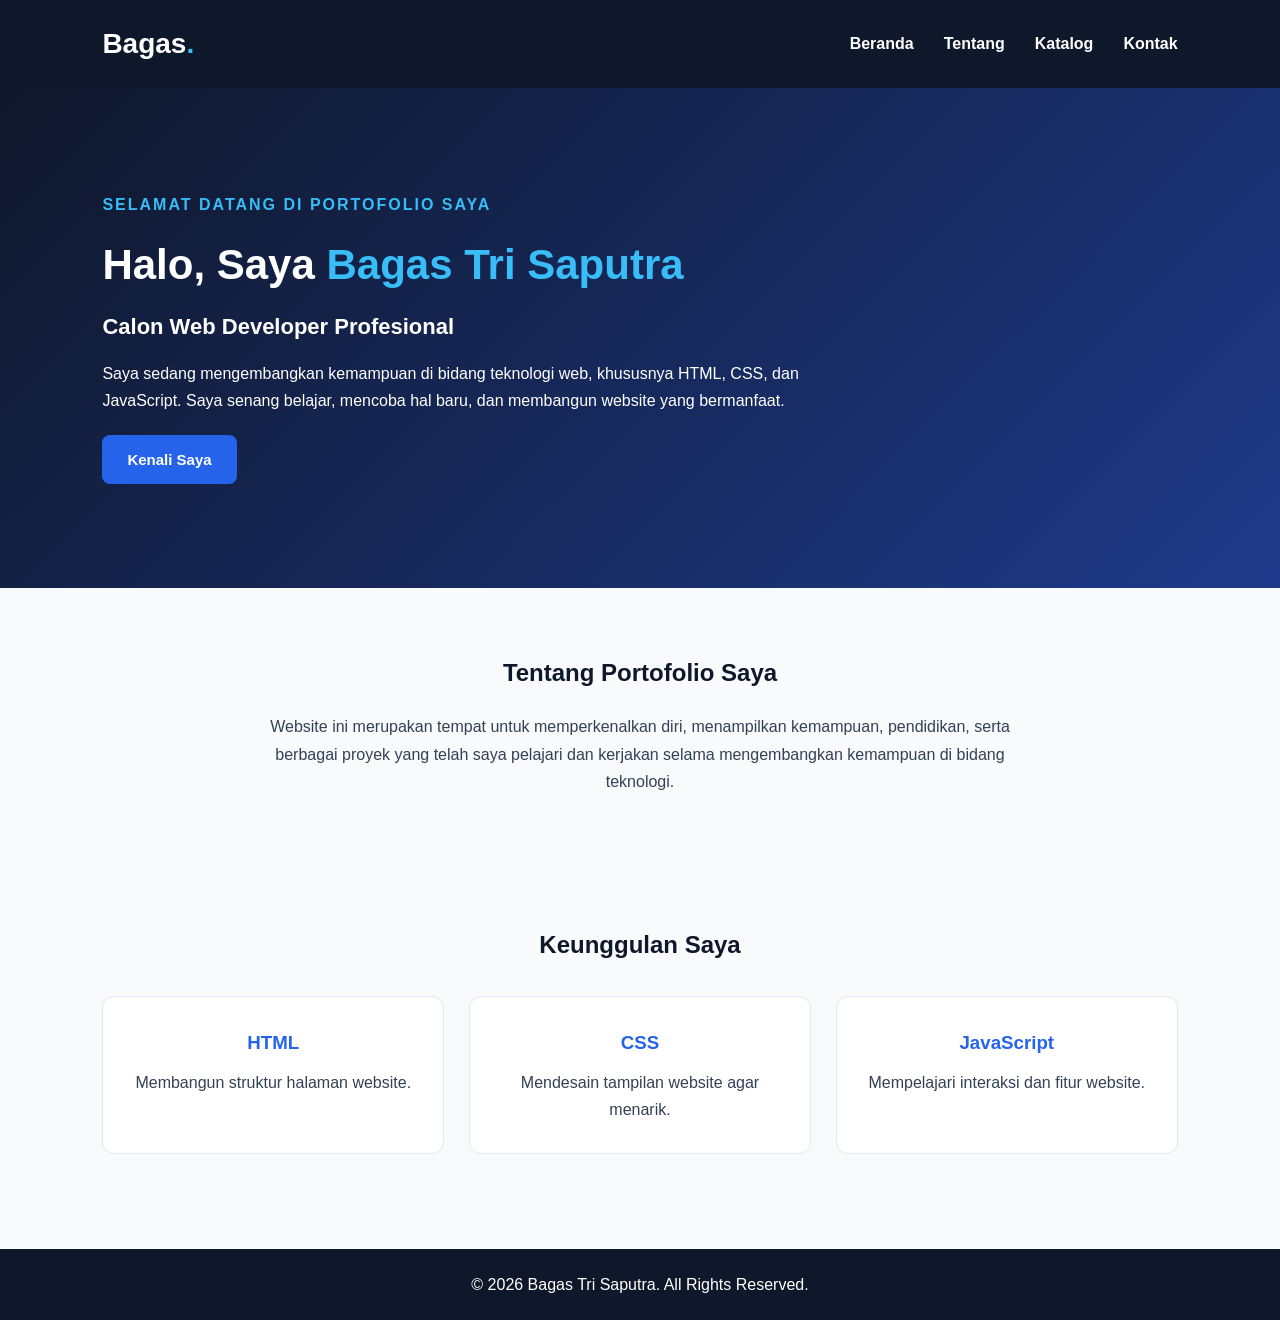
<file: index.html>
<!DOCTYPE html>
<html lang="id">
<head>
    <meta charset="UTF-8">
    <meta name="viewport" content="width=device-width, initial-scale=1.0">
    <title>Beranda | Bagas Tri Saputra</title>
    <link rel="stylesheet" href="style.css">
</head>
<body>
    <header>
        <h2>Bagas<span>.</span></h2>
        <button class="menu-toggle" type="button"
        aria-label="Buka menu navigasi"
        aria-expanded="false">
☰
</button>
        <nav class="nav-menu">
            <ul>
                <li><a href="index.html">Beranda</a></li>
                <li><a href="tentang.html">Tentang</a></li>
                <li><a href="katalog.html">Katalog</a></li>
                <li><a href="kontak.html">Kontak</a></li>
            </ul>
        </nav>
    </header>

    <main>

        <section class="hero">
            <div class="hero-text">
                <p class="sapaan">SELAMAT DATANG DI PORTOFOLIO SAYA</p>
                <h1>
                    Halo, Saya <span>Bagas Tri Saputra</span>
                </h1>
                <h3>Calon Web Developer Profesional</h3>
                <p>
                    Saya sedang mengembangkan kemampuan di bidang
                    teknologi web, khususnya HTML, CSS, dan JavaScript.
                    Saya senang belajar, mencoba hal baru, dan
                    membangun website yang bermanfaat.
                </p>
                <a href="tentang.html" class="btn">
                    Kenali Saya
                </a>
            </div>

        </section>

        <section class="ringkasan">
            <h2>Tentang Portofolio Saya</h2>
            <p>
                Website ini merupakan tempat untuk memperkenalkan
                diri, menampilkan kemampuan, pendidikan, serta
                berbagai proyek yang telah saya pelajari dan kerjakan
                selama mengembangkan kemampuan di bidang teknologi.
            </p>
        </section>

        <section class="unggulan">
            <h2>Keunggulan Saya</h2>
            <div class="unggulan-container">
                <article class="unggulan-card">
                    <h3>HTML</h3>
                    <p>Membangun struktur halaman website.</p>
                </article>
                <article class="unggulan-card">
                    <h3>CSS</h3>
                    <p>Mendesain tampilan website agar menarik.</p>
                </article>
                <article class="unggulan-card">
                    <h3>JavaScript</h3>
                    <p>Mempelajari interaksi dan fitur website.</p>
                </article>

            </div>

        </section>

    </main>

    <footer>
        <p>&copy; 2026 Bagas Tri Saputra. All Rights Reserved.</p>
    </footer>

    <script src="script.js"></script>
</body>
</html>
</file>
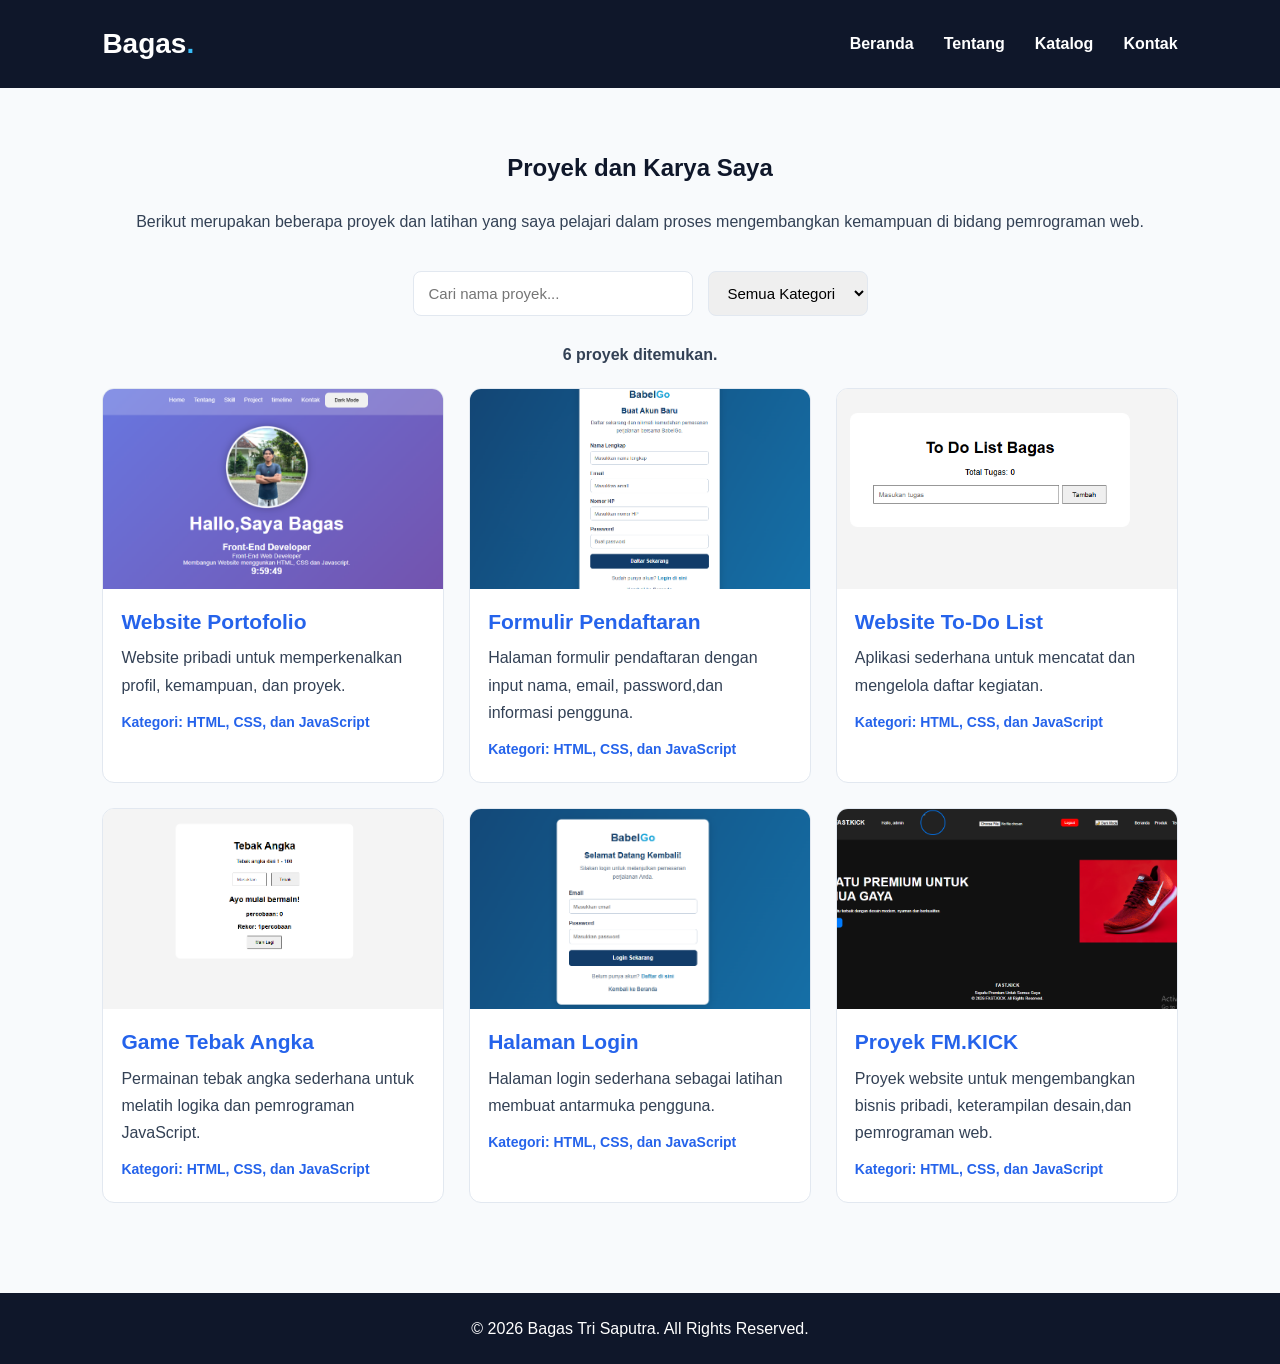
<file: katalog.html>
<!DOCTYPE html>
<html lang="id">
<head>
    <meta charset="UTF-8">
    <meta name="viewport" content="width=device-width, initial-scale=1.0">
    <title>Katalog Proyek | Bagas Tri Saputra</title>
    <link rel="stylesheet" href="style.css">
</head>
<body>

    <header>
        <h2>Bagas<span>.</span></h2>
         <button class="menu-toggle"type="button"
        aria-label="Buka menu navigasi"
        aria-expanded="false">
        ☰
    </button>
        <nav class="nav-menu">
            <ul>
                <li><a href="index.html">Beranda</a></li>
                <li><a href="tentang.html">Tentang</a></li>
                <li><a href="katalog.html">Katalog</a></li>
                <li><a href="kontak.html">Kontak</a></li>
            </ul>
        </nav>
    </header>

    <main>

        <section class="katalog">
            <h1>Proyek dan Karya Saya</h1>
            <p class="katalog-deskripsi">
                Berikut merupakan beberapa proyek dan latihan
                yang saya pelajari dalam proses mengembangkan
                kemampuan di bidang pemrograman web.
            </p>
            <div class="filter-katalog">

             <input
                 type="text"
                 id="cariProyek"
                 placeholder="Cari nama proyek..."  >
             <select id="filterKategori">
             <option value="semua">Semua Kategori</option>
             <option value="portofolio">Portofolio</option>
             <option value="formulir">Formulir</option>
             <option value="aplikasi">Aplikasi</option>
             <option value="game">Game</option>
             <option value="login">Login</option>
             <option value="bisnis">Bisnis</option>
             </select>

            </div>

            <p id="hasilPencarian"></p>
            <div class="katalog-container">
                <article class="katalog-card" data-kategori="portofolio">
                    <img src="foto portofolio 1.png"
                         alt="Tampilan proyek website portofolio pribadi">
                    <h2>Website Portofolio</h2>
                    <p>
                        Website pribadi untuk memperkenalkan
                        profil, kemampuan, dan proyek.
                    </p>
                    <span>Kategori: HTML, CSS, dan JavaScript</span>
                </article>
                <article class="katalog-card" data-kategori="formulir">
                    <img src="foto formulir pendaftaran 7..png"
                         alt="Tampilan halaman formulir pendaftaran">
                    <h2>Formulir Pendaftaran</h2>
                    <p>
                        Halaman formulir pendaftaran dengan
                        input nama, email, password,dan informasi pengguna.
                    </p>
                    <span>Kategori: HTML, CSS, dan JavaScript</span>
                </article>
                <article class="katalog-card" data-kategori="aplikasi">
                    <img src="foto To Do List 3.png"
                         alt="Tampilan aplikasi daftar tugas">
                    <h2>Website To-Do List</h2>
                    <p>
                        Aplikasi sederhana untuk mencatat
                        dan mengelola daftar kegiatan.
                    </p>
                    <span>Kategori: HTML, CSS, dan JavaScript</span>
                </article>
                <article class="katalog-card" data-kategori="game">
                    <img src="foto game tebak angka 4.png"
                         alt="Tampilan permainan tebak angka">
                    <h2>Game Tebak Angka</h2>
                    <p>
                        Permainan tebak angka sederhana untuk melatih
                        logika dan pemrograman JavaScript.
                    </p>
                    <span>Kategori: HTML, CSS, dan JavaScript</span>
                </article>
                <article class="katalog-card" data-kategori="login">
                    <img src="foto halaman login 5.png"
                         alt="Tampilan halaman login website">
                    <h2>Halaman Login</h2>
                    <p>
                        Halaman login sederhana sebagai
                        latihan membuat antarmuka pengguna.
                    </p>
                    <span>Kategori: HTML, CSS, dan JavaScript</span>
                </article>
                <article class="katalog-card" data-kategori="bisnis">
                    <img src="foto proyek FM.KICK 6.png"
                         alt="Tampilan website proyek FM.KICK">
                    <h2>Proyek FM.KICK</h2>
                    <p>
                        Proyek website untuk mengembangkan bisnis pribadi,
                        keterampilan desain,dan pemrograman web.
                    </p>
                    <span>Kategori: HTML, CSS, dan JavaScript</span>
                </article>
            </div>
        </section>

    </main>

    <footer>
        <p>&copy; 2026 Bagas Tri Saputra. All Rights Reserved.</p>
    </footer>

    <script src="script.js"></script>
</body>
</html>
</file>
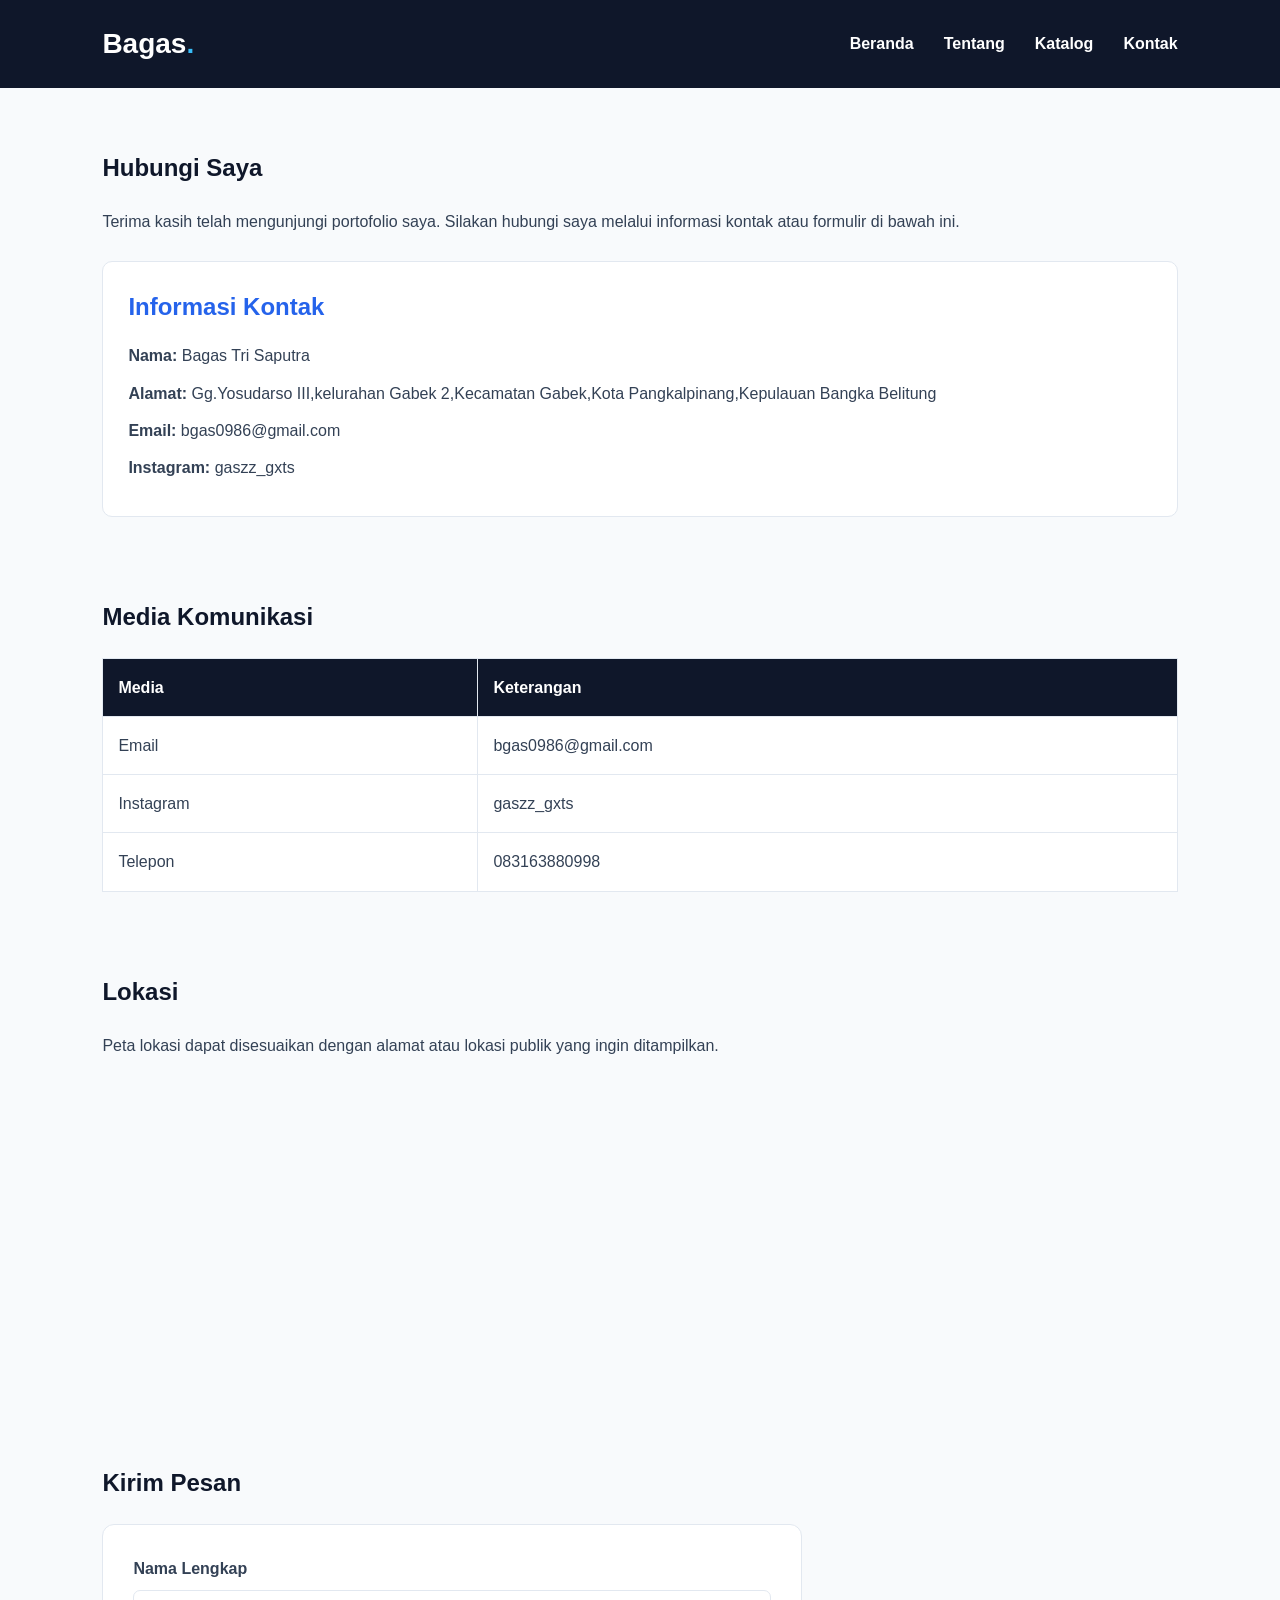
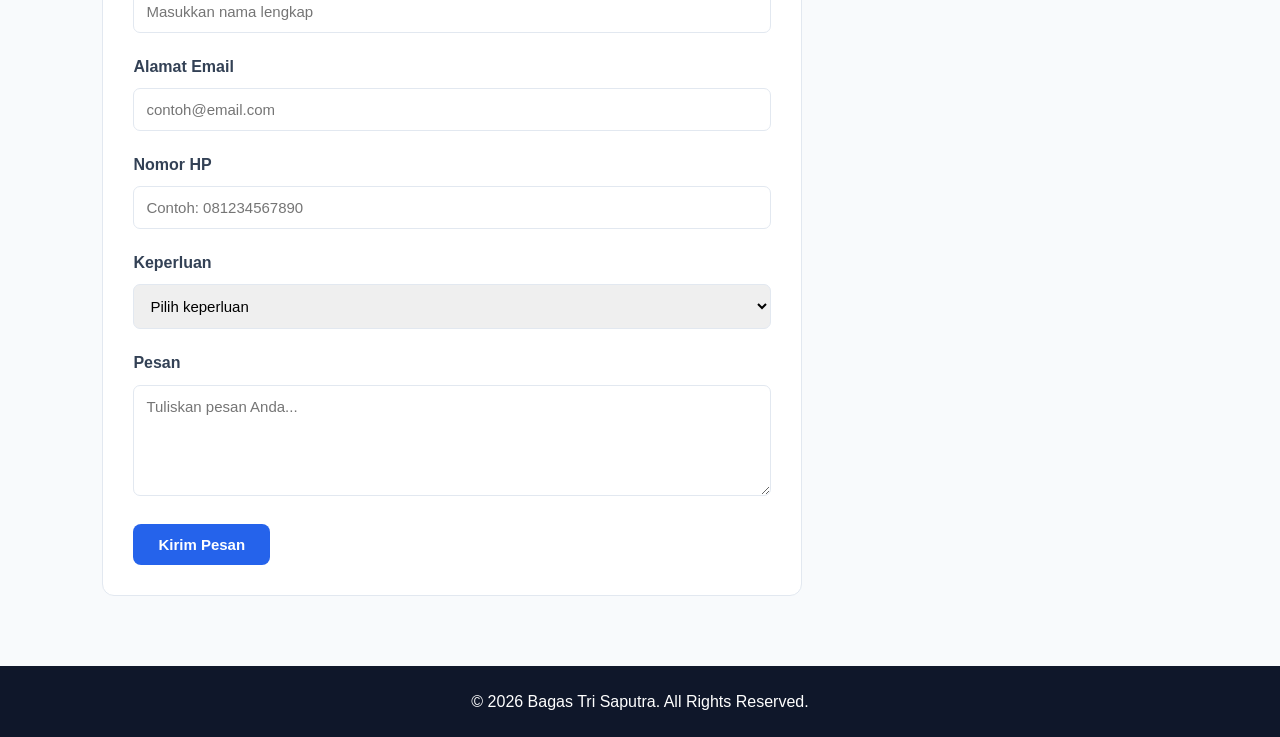
<file: kontak.html>
<!DOCTYPE html>
<html lang="id">
<head>
    <meta charset="UTF-8">
    <meta name="viewport" content="width=device-width, initial-scale=1.0">
    <title>Kontak | Bagas Tri Saputra</title>
    <link rel="stylesheet" href="style.css">
</head>
<body>

    <header>
        <h2>Bagas<span>.</span></h2>
         <button class="menu-toggle"type="button"
        aria-label="Buka menu navigasi"
        aria-expanded="false">
        ☰
    </button>
        <nav class="nav-menu">
            <ul>
                <li><a href="index.html">Beranda</a></li>
                <li><a href="tentang.html">Tentang</a></li>
                <li><a href="katalog.html">Katalog</a></li>
                <li><a href="kontak.html">Kontak</a></li>
            </ul>
        </nav>
    </header>

    <main>

        <section class="kontak">
            <h1>Hubungi Saya</h1>
            <p>
                Terima kasih telah mengunjungi portofolio saya.
                Silakan hubungi saya melalui informasi kontak
                atau formulir di bawah ini.
            </p>
            <div class="informasi-kontak">
                <h2>Informasi Kontak</h2>
                <p><strong>Nama:</strong> Bagas Tri Saputra</p>
                <p><strong>Alamat:</strong>
                    Gg.Yosudarso III,kelurahan Gabek 2,Kecamatan Gabek,Kota Pangkalpinang,Kepulauan Bangka Belitung
                </p>
                <p><strong>Email:</strong>
                    bgas0986@gmail.com
                </p>
                <p><strong>Instagram:</strong>
                    gaszz_gxts
                </p>
            </div>
        </section>
        <section class="tabel-kontak">
            <h2>Media Komunikasi</h2>
            <table>
                <thead>
                    <tr>
                        <th>Media</th>
                        <th>Keterangan</th>
                    </tr>
                </thead>
                <tbody>
                    <tr>
                        <td>Email</td>
                        <td>bgas0986@gmail.com</td>
                    </tr>
                    <tr>
                        <td>Instagram</td>
                        <td>gaszz_gxts</td>
                    </tr>
                    <tr>
                        <td>Telepon</td>
                        <td>083163880998</td>
                    </tr>
                </tbody>
            </table>
        </section>
        <section class="peta">
            <h2>Lokasi</h2>
            <p>
                Peta lokasi dapat disesuaikan dengan alamat
                atau lokasi publik yang ingin ditampilkan.
            </p>
            <iframe
                src="https://www.google.com/maps?q=Pangkalpinang&output=embed"
                width="100%"
                height="300"
                title="Peta lokasi"
                loading="lazy">
            </iframe>
        </section>
        <section class="form-kontak">
            <h2>Kirim Pesan</h2>
            <form id="form-kontak">
                <div class="form-group">
                    <label for="nama">Nama Lengkap</label>
                    <input
                        type="text"
                        id="nama"
                        name="nama"
                        placeholder="Masukkan nama lengkap"
                        required>
                </div>
                <div class="form-group">
                    <label for="email">Alamat Email</label>
                    <input
                        type="email"
                        id="email"
                        name="email"
                        placeholder="contoh@email.com"
                        required>
                </div>
                <div class="form-group">
                    <label for="telepon">Nomor HP</label>
                    <input
                        type="tel"
                        id="telepon"
                        name="telepon"
                        placeholder="Contoh: 081234567890"
                        pattern="[0-9]{10,13}"
                        minlength="10"
                        maxlength="13"
                        required>
                </div>
                <div class="form-group">
                    <label for="pilihan">Keperluan</label>
                    <select
                        id="pilihan"
                        name="pilihan"
                        required>
                        <option value="">Pilih keperluan</option>
                        <option value="Kerja Sama">Kerja Sama</option>
                        <option value="Pertanyaan">Pertanyaan</option>
                        <option value="Informasi">Informasi</option>
                        <option value="Lainnya">Lainnya</option>
                    </select>
                </div>
                <div class="form-group">
                    <label for="pesan">Pesan</label>
                    <textarea
                        id="pesan"
                        name="pesan"
                        rows="5"
                        minlength="10"
                        maxlength="500"
                        placeholder="Tuliskan pesan Anda..."
                        required></textarea>
                </div>
                <button type="submit">
                    Kirim Pesan
                </button>
                <p id="pesan-from"></p>
            </form>
        </section>

    </main>

    <footer>
        <p>&copy; 2026 Bagas Tri Saputra. All Rights Reserved.</p>
    </footer>

    <script src="script.js"></script>
</body>
</html>
</file>
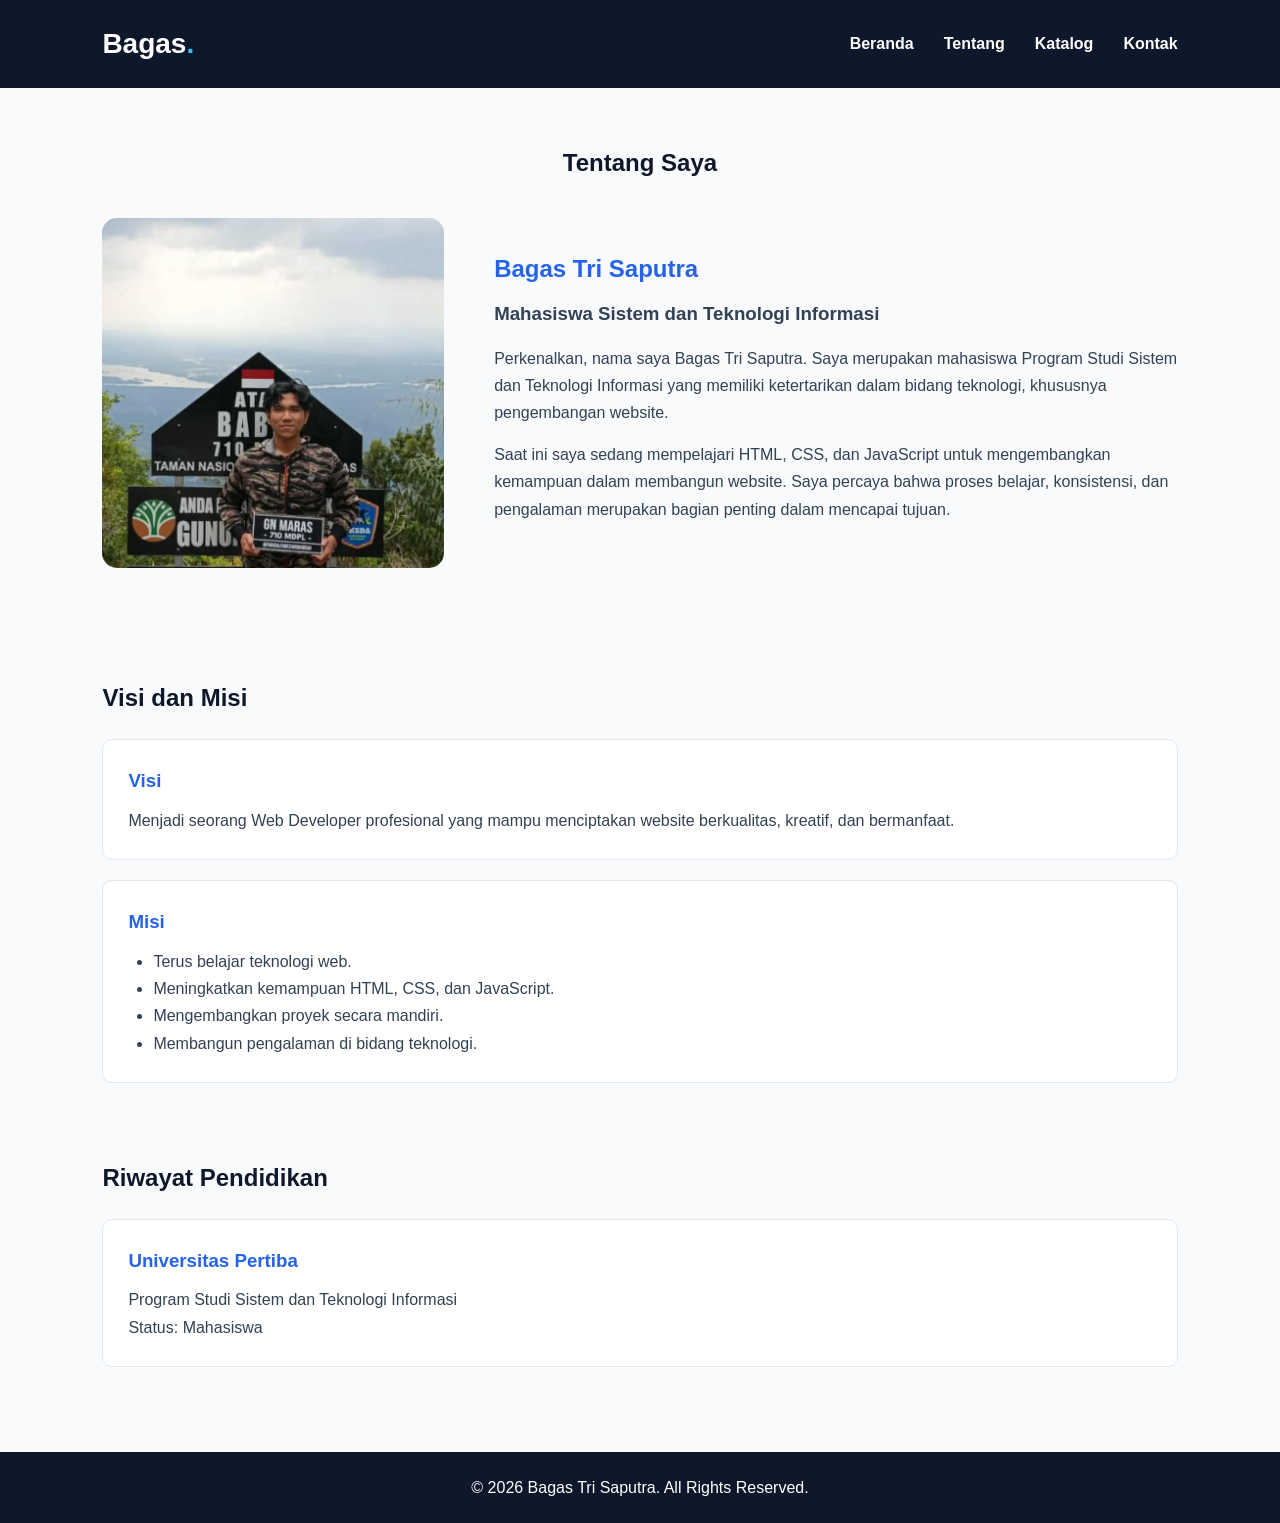
<file: tentang.html>
<!DOCTYPE html>
<html lang="id">
<head>
    <meta charset="UTF-8">
    <meta name="viewport" content="width=device-width, initial-scale=1.0">
    <title>Tentang Saya | Bagas Tri Saputra</title>
    <link rel="stylesheet" href="style.css">
</head>
<body>
    <header>
        <h2>Bagas<span>.</span></h2>
        <button class="menu-toggle"type="button"
        aria-lal="Buka menu navigasi"
        aria-expanded="false">
        ☰
    </button>
        <nav class="nav-menu">
            <ul>
                <li><a href="index.html">Beranda</a></li>
                <li><a href="tentang.html">Tentang</a></li>
                <li><a href="katalog.html">Katalog</a></li>
                <li><a href="kontak.html">Kontak</a></li>
            </ul>
        </nav>
    </header>

    <main>

        <section class="tentang">
            <h1>Tentang Saya</h1>
            <div class="profil-container">
                <div class="profil-foto">
                    <img src="foto portofolio 1..jpeg"
                         alt="Foto profil Bagas Tri Saputra">
                </div>
                <div class="profil-text">
                    <h2>Bagas Tri Saputra</h2>
                    <h3>Mahasiswa Sistem dan Teknologi Informasi</h3>
                    <p>
                        Perkenalkan, nama saya Bagas Tri Saputra.
                        Saya merupakan mahasiswa Program Studi
                        Sistem dan Teknologi Informasi yang memiliki
                        ketertarikan dalam bidang teknologi,
                        khususnya pengembangan website.
                    </p>
                    <p>
                        Saat ini saya sedang mempelajari HTML,
                        CSS, dan JavaScript untuk mengembangkan
                        kemampuan dalam membangun website.
                        Saya percaya bahwa proses belajar,
                        konsistensi, dan pengalaman merupakan
                        bagian penting dalam mencapai tujuan.
                    </p>
                </div>
            </div>
        </section>
        <section class="visi-misi">
            <h2>Visi dan Misi</h2>
            <article>
                <h3>Visi</h3>
                <p>
                    Menjadi seorang Web Developer profesional
                    yang mampu menciptakan website berkualitas,
                    kreatif, dan bermanfaat.
                </p>
            </article>
            <article>
                <h3>Misi</h3>
                <ul>
                    <li>Terus belajar teknologi web.</li>
                    <li>Meningkatkan kemampuan HTML, CSS, dan JavaScript.</li>
                    <li>Mengembangkan proyek secara mandiri.</li>
                    <li>Membangun pengalaman di bidang teknologi.</li>
                </ul>
            </article>
        </section>

        <section class="pendidikan">

            <h2>Riwayat Pendidikan</h2>

            <article class="pendidikan-card">
                <h3>Universitas Pertiba</h3>
                <p>Program Studi Sistem dan Teknologi Informasi</p>
                <p>Status: Mahasiswa</p>
            </article>
        </section>

    </main>

    <footer>
        <p>&copy; 2026 Bagas Tri Saputra. All Rights Reserved.</p>
    </footer>

    <script src="script.js"></script>
</body>
</html>
</file>
<file: style.css>
:root {
    --warna-utama: #2563eb;
    --warna-gelap: #0f172a;
    --warna-background: #f8fafc;
    --warna-putih: #ffffff;
    --warna-teks: #334155;
    --warna-aksen: #38bdf8;
    --warna-border: #e2e8f0;
}

* {
    margin: 0;
    padding: 0;
    box-sizing: border-box;
}

html {
    scroll-behavior: smooth;
}

body {
    font-family: Arial, Helvetica, sans-serif;
    background-color: var(--warna-background);
    color: var(--warna-teks);
    line-height: 1.7;
}

a {
    text-decoration: none;
}

img {
    max-width: 100%;
    display: block;
}

header {
    background-color: var(--warna-gelap);
    color: var(--warna-putih);
    padding: 20px 8%;

    display: flex;
    justify-content: space-between;
    align-items: center;
    flex-wrap: wrap;
}

header h2 {
    font-size: 28px;
    color: var(--warna-putih);
}

header h2 span {
    color: var(--warna-aksen);
}

nav ul {
    display: flex;
    list-style: none;
    gap: 30px;
}

nav ul li a {
    color: var(--warna-putih);
    font-weight: bold;
    transition: color 0.3s ease;
}

nav ul li a:hover {
    color: var(--warna-aksen);
}

/* =================================
   4. HERO SECTION
================================= */

.hero {
    min-height: 450px;
    padding: 90px 8%;

    display: flex;
    align-items: center;

    background: linear-gradient(
        135deg,
        #0f172a,
        #1e3a8a
    );

    color: var(--warna-putih);
}

.hero-text {
    max-width: 700px;
    animation: muncul 1s ease;
}

.sapaan {
    color: var(--warna-aksen);
    font-weight: bold;
    letter-spacing: 2px;
    margin-bottom: 15px;
}

.hero h1 {
    font-size: 42px;
    margin-bottom: 15px;
    line-height: 1.3;
}

.hero h1 span {
    color: var(--warna-aksen);
}

.hero h3 {
    font-size: 22px;
    margin-bottom: 15px;
}

.hero-text p {
    margin-bottom: 20px;
}

.btn,
button {
    display: inline-block;
    background-color: var(--warna-utama);
    color: var(--warna-putih);

    padding: 12px 25px;
    border: none;
    border-radius: 8px;

    font-size: 15px;
    font-weight: bold;
    cursor: pointer;

    transition: all 0.3s ease;
}

.btn:hover,
button:hover {
    background-color: #1d4ed8;
    transform: translateY(-3px);
}

.ringkasan,
.unggulan {
    padding: 65px 8%;
    text-align: center;
}

.ringkasan h2,
.unggulan h2,
.visi-misi h2,
.pendidikan h2,
.katalog h1,
.kontak h1,
.tabel-kontak h2,
.peta h2,
.form-kontak h2 {
    color: var(--warna-gelap);
    margin-bottom: 20px;
}

.ringkasan p {
    max-width: 800px;
    margin: auto;
}

.unggulan-container {
    display: grid;
    grid-template-columns: repeat(3, 1fr);
    gap: 25px;
    margin-top: 30px;
}

.unggulan-card {
    background-color: var(--warna-putih);
    padding: 30px;
    border-radius: 12px;
    border: 1px solid var(--warna-border);
    transition: all 0.3s ease;
}

.unggulan-card h3 {
    color: var(--warna-utama);
    margin-bottom: 10px;
}

.unggulan-card:hover {
    transform: translateY(-8px);
    box-shadow: 0 10px 25px rgba(0, 0, 0, 0.1);
}

.tentang,
.visi-misi,
.pendidikan {
    padding: 55px 8%;
}

.tentang > h1 {
    text-align: center;
    color: var(--warna-gelap);
    margin-bottom: 35px;
}

.profil-container {
    display: flex;
    align-items: center;
    gap: 40px;
}

.profil-foto {
    flex: 1;
}

.profil-foto img {
    width: 100%;
    max-width: 350px;
    height: 350px;
    object-fit: cover;
    border-radius: 15px;
}

.profil-text {
    flex: 2;
}

.profil-text h2 {
    color: var(--warna-utama);
    margin-bottom: 8px;
}

.profil-text h3 {
    margin-bottom: 15px;
}

.profil-text p {
    margin-bottom: 15px;
}

.visi-misi article,
.pendidikan-card {
    background-color: var(--warna-putih);
    padding: 25px;
    margin-top: 20px;
    border-radius: 10px;
    border: 1px solid var(--warna-border);
}

.visi-misi article h3,
.pendidikan-card h3 {
    color: var(--warna-utama);
    margin-bottom: 10px;
}

.visi-misi ul {
    padding-left: 25px;
}

.pendidikan {
    padding-top: 20px;
}

.katalog {
    padding: 60px 8%;
}

.katalog h1,
.katalog-deskripsi {
    text-align: center;
}

.katalog-deskripsi {
    margin-bottom: 35px;
}

.katalog-container {
    display: grid;
    grid-template-columns: repeat(3, 1fr);
    gap: 25px;
}

.katalog-card {
    background-color: var(--warna-putih);
    border-radius: 12px;
    overflow: hidden;
    border: 1px solid var(--warna-border);
    transition: all 0.3s ease;
}

.katalog-card img {
    width: 100%;
    height: 200px;
    object-fit: cover;
}

.katalog-card h2 {
    color: var(--warna-utama);
    font-size: 21px;
    padding: 15px 18px 5px;
}

.katalog-card p {
    padding: 0 18px 12px;
}

.katalog-card span {
    display: block;
    padding: 0 18px 20px;
    color: var(--warna-utama);
    font-size: 14px;
    font-weight: bold;
}

.katalog-card:hover {
    transform: translateY(-7px);
    box-shadow: 0 10px 25px rgba(0, 0, 0, 0.1);
}

.kontak,
.tabel-kontak,
.peta,
.form-kontak {
    padding: 40px 8%;
}

.kontak {
    padding-top: 60px;
}

.informasi-kontak {
    background-color: var(--warna-putih);
    padding: 25px;
    margin-top: 25px;
    border-radius: 10px;
    border: 1px solid var(--warna-border);
}

.informasi-kontak h2 {
    color: var(--warna-utama);
    margin-bottom: 15px;
}

.informasi-kontak p {
    margin-bottom: 10px;
}

table {
    width: 100%;
    border-collapse: collapse;
    background-color: var(--warna-putih);
}

th,
td {
    border: 1px solid var(--warna-border);
    padding: 15px;
    text-align: left;
}

th {
    background-color: var(--warna-gelap);
    color: var(--warna-putih);
}

tbody tr:hover {
    background-color: #eff6ff;
}

.peta iframe {
    border: none;
    border-radius: 10px;
    margin-top: 15px;
}

.form-kontak form {
    max-width: 700px;
    background-color: var(--warna-putih);
    padding: 30px;
    border-radius: 12px;
    border: 1px solid var(--warna-border);
}

.form-group {
    margin-bottom: 20px;
}

.form-group label {
    display: block;
    font-weight: bold;
    margin-bottom: 8px;
}

.form-group input,
.form-group select,
.form-group textarea {
    width: 100%;
    padding: 12px;
    border: 1px solid var(--warna-border);
    border-radius: 7px;
    font-size: 15px;
    font-family: inherit;
}

.form-group input:focus,
.form-group select:focus,
.form-group textarea:focus {
    outline: 2px solid var(--warna-utama);
    border-color: var(--warna-utama);
}

footer {
    background-color: var(--warna-gelap);
    color: var(--warna-putih);
    text-align: center;
    padding: 22px;
    margin-top: 30px;
}

@keyframes muncul {
    from {
        opacity: 0;
        transform: translateY(25px);
    }

    to {
        opacity: 1;
        transform: translateY(0);
    }
}

@media (min-width: 601px) and (max-width: 991px) {

    .katalog-container {
        grid-template-columns: repeat(2, 1fr);
    }

    .unggulan-container {
        grid-template-columns: repeat(2, 1fr);
    }

    header {
        padding: 20px 5%;
    }

    nav ul {
        gap: 15px;
    }

    .profil-container {
        gap: 25px;
    }

}

@media (max-width: 600px) {

    header {
        flex-direction: column;
        align-items: flex-start;
        gap: 15px;
        padding: 20px 5%;
    }

    nav {
        width: 100%;
    }

    nav ul {
        flex-direction: column;
        gap: 10px;
    }

    .hero {
        padding: 60px 6%;
        min-height: 400px;
    }

    .hero h1 {
        font-size: 30px;
    }

    .hero h3 {
        font-size: 19px;
    }

    .ringkasan,
    .unggulan,
    .tentang,
    .visi-misi,
    .pendidikan,
    .katalog,
    .kontak,
    .tabel-kontak,
    .peta,
    .form-kontak {
        padding: 35px 6%;
    }

    .unggulan-container {
        grid-template-columns: 1fr;
    }

    .profil-container {
        flex-direction: column;
        align-items: flex-start;
    }

    .profil-foto {
        width: 100%;
    }

    .profil-foto img {
        height: 280px;
        margin: auto;
    }

    .profil-text {
        width: 100%;
    }

    .katalog-container {
        grid-template-columns: 1fr;
    }

    .form-kontak form {
        padding: 20px;
    }

    th,
    td {
        padding: 10px;
        font-size: 13px;
    }

}

@media (min-width: 992px) {

    header {
        padding: 20px 8%;
    }

    .hero {
        min-height: 500px;
        padding: 100px 8%;
    }

    .hero-text {
        max-width: 750px;
    }

    .katalog-container {
        grid-template-columns: repeat(3, 1fr);
    }

    .unggulan-container {
        grid-template-columns: repeat(3, 1fr);
    }

    .profil-container {
        gap: 50px;
    }

}

.menu-toggle {
    display: none;
    background: var(--warna-utama);
    color: var(--warna-putih);
    border: none;
    padding: 10px 15px;
    font-size: 22px;
    border-radius: 6px;
    cursor: pointer;
}

@media (max-width: 600px) {
    .menu-toggle {
        display: block;
    }

    .nav-menu {
        display: none;
        width: 100%;
    }

    .nav-menu.active {
        display: block;
    }

    .nav-menu ul {
        display: flex;
        flex-direction: column;
        gap: 15px;
    }
}

.pesan-error {
    color: #dc2626;
    font-size: 14px;
    margin-top: 5px;
}

.pesan-sukses {
    color: #16a34a;
    font-size: 15px;
    font-weight: bold;
    margin-top: 15px;
}
.filter-katalog {
    display: flex;
    justify-content: center;
    gap: 15px;
    flex-wrap: wrap;
    margin: 25px 0;
}

.filter-katalog input,
.filter-katalog select {
    padding: 12px 15px;
    border: 1px solid var(--warna-border);
    border-radius: 8px;
    font-size: 15px;
    outline: none;
}

.filter-katalog input {
    width: 280px;
    max-width: 100%;
}

.filter-katalog input:focus,
.filter-katalog select:focus {
    border-color: var(--warna-utama);
}

#hasilPencarian {
    text-align: center;
    margin-bottom: 20px;
    color: var(--warna-teks);
    font-weight: bold;
}
</file>
